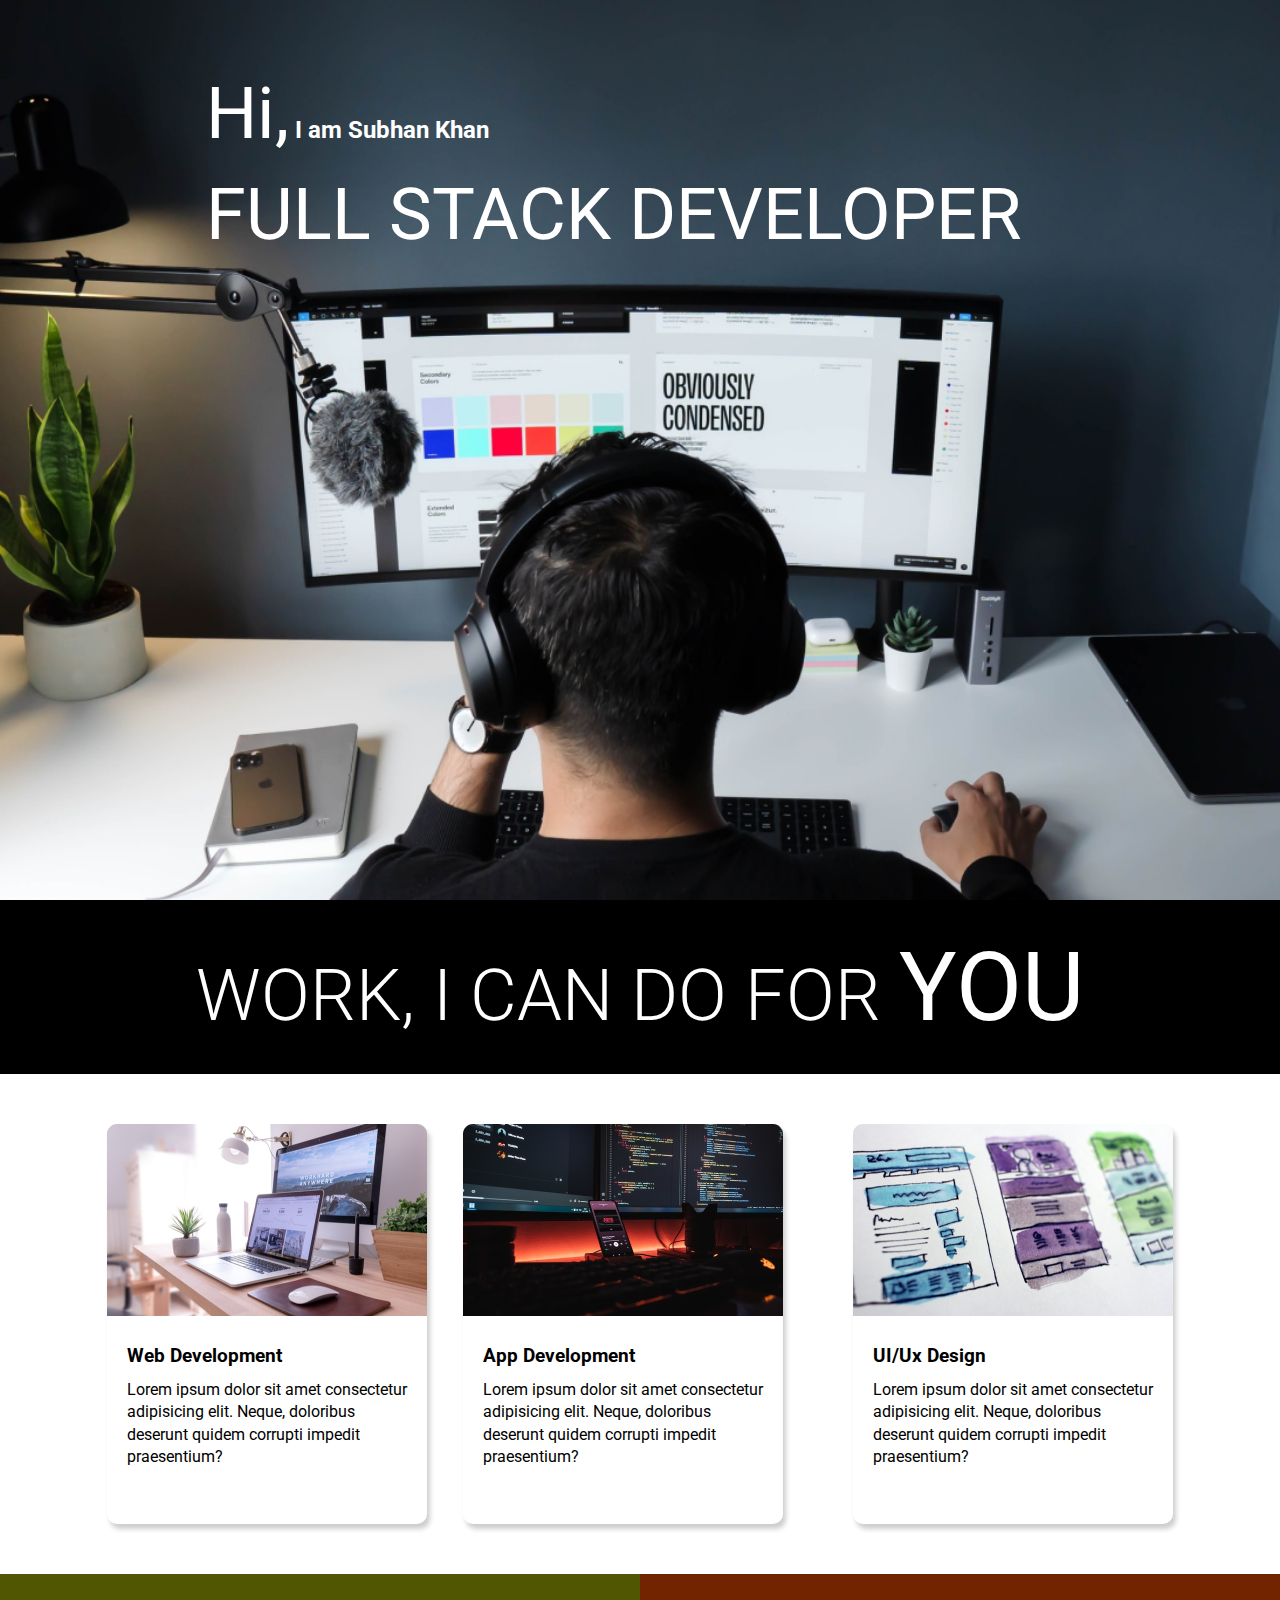
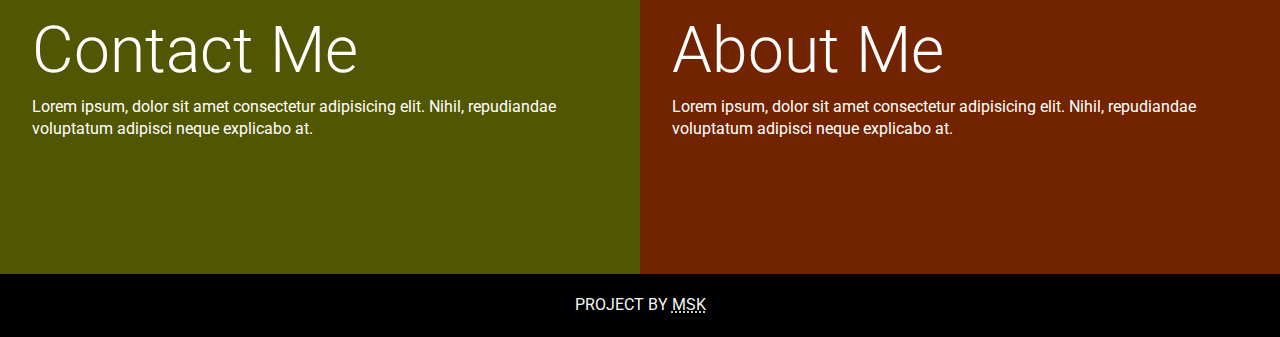
<file: Developer_Landing Page/index.html>
<!DOCTYPE html>
<html lang="en">
  <head>
    <meta charset="UTF-8" />
    <meta name="viewport" content="width=device-width, initial-scale=1.0" />
    <title>Landing_Page</title>
    <link rel="stylesheet" href="style.css" />
    <link rel="preconnect" href="https://fonts.googleapis.com" />
    <link rel="preconnect" href="https://fonts.gstatic.com" crossorigin />
    <link
      href="https://fonts.googleapis.com/css2?family=Roboto:ital,wght@0,100;0,300;0,400;0,500;0,700;0,900;1,100;1,300;1,400;1,500;1,700;1,900&display=swap"
      rel="stylesheet" />
  </head>
  <body>
    <!-- Introduction Section -->
    <section class="hero-section">
      <div class="text-container">
        <h2><span class="lg-text">Hi,</span> I am Subhan Khan</h2>
        <h1 class="lg-text">FULL STACK DEVELOPER</h1>
      </div>
    </section>

    <!-- Working Section -->

    <section class="black-box">
      <h2>WORK, I CAN DO FOR <span>YOU</span></h2>
    </section>

    <!-- Working Web Development -->
    <section class="work">
      <!-- --------------------------------------------- -->
      <div class="grid-item">
        <div class="card">
          <div class="image-container">
            <img src="./images/web.png" alt="web development image" />
          </div>
          <div class="card-content">
            <h3>Web Development</h3>
            <p>
              Lorem ipsum dolor sit amet consectetur adipisicing elit. Neque,
              doloribus deserunt quidem corrupti impedit praesentium?
            </p>
          </div>
        </div>
      </div>

      <!-- --------------------------------------------- -->
      <!-- Working App Development -->

      <div class="griod-item">
        <div class="card">
          <div class="image-container">
            <img src="./images/mobile.png" alt="App development image" />
          </div>
          <div class="card-content">
            <h3>App Development</h3>
            <p>
              Lorem ipsum dolor sit amet consectetur adipisicing elit. Neque,
              doloribus deserunt quidem corrupti impedit praesentium?
            </p>
          </div>
        </div>
      </div>

      <!-- --------------------------------------------- -->
      <!-- Working UI/UX Design -->
      <div class="grid-item">
        <div class="card">
          <div class="image-container">
            <img src="./images/uiux.png" alt="UI/Ux Design image" />
          </div>
          <div class="card-content">
            <h3>UI/Ux Design</h3>
            <p>
              Lorem ipsum dolor sit amet consectetur adipisicing elit. Neque,
              doloribus deserunt quidem corrupti impedit praesentium?
            </p>
          </div>
        </div>
      </div>
    </section>

    <!-- Contact || About Section -->
    <section class="bottom-section">
      <div class="contact">
        <h2>Contact Me</h2>
        <p>
          Lorem ipsum, dolor sit amet consectetur adipisicing elit. Nihil,
          repudiandae voluptatum adipisci neque explicabo at.
        </p>
      </div>
      <!-- --------------------------------------------- -->
      <div class="about">
        <h2>About Me</h2>
        <p>
          Lorem ipsum, dolor sit amet consectetur adipisicing elit. Nihil,
          repudiandae voluptatum adipisci neque explicabo at.
        </p>
      </div>
    </section>

    <!-- footer -->
    <footer>Project by <abbr title="Muhammad Subhan Khan">MSK</abbr></footer>
  </body>
</html>
</file>
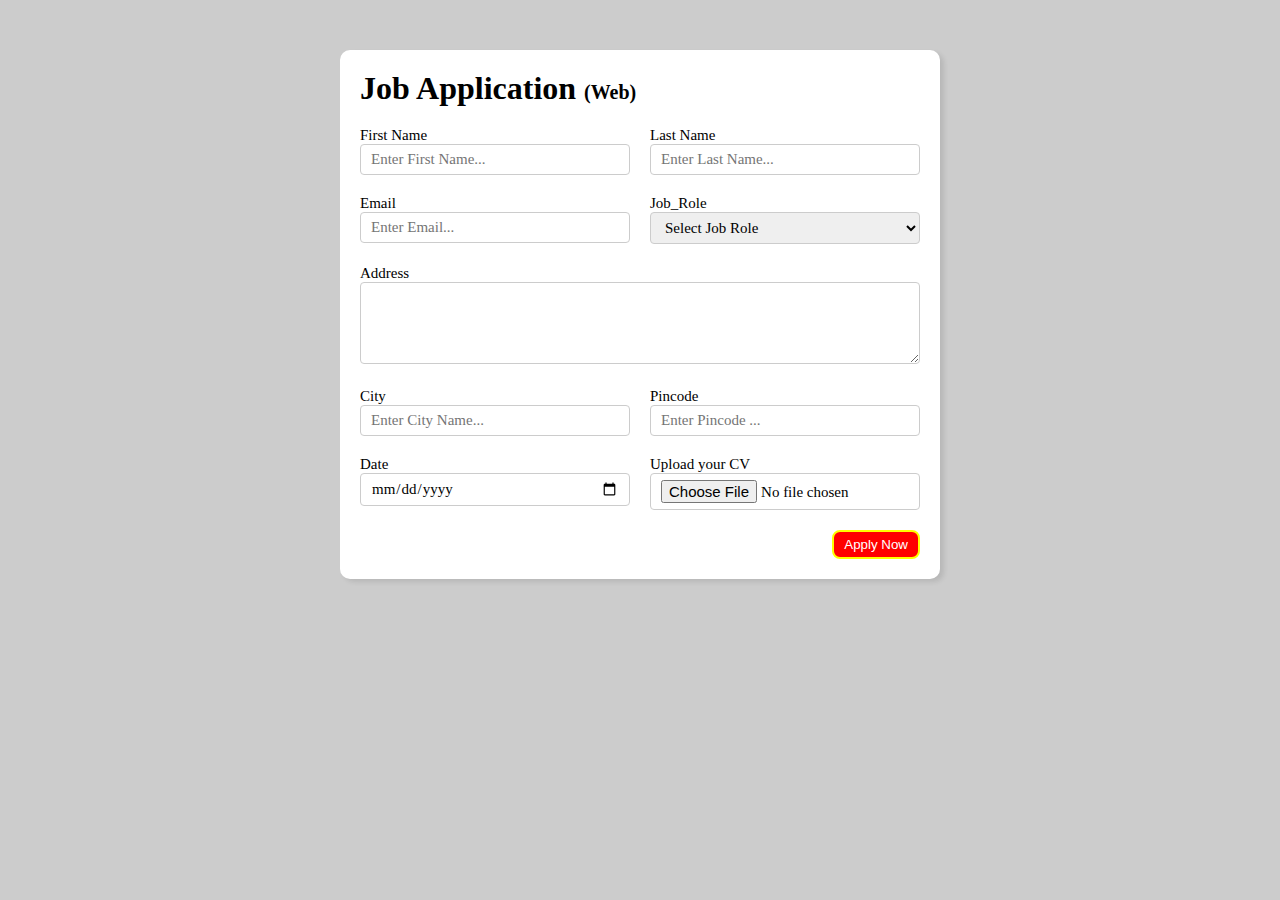
<file: Job_Application_web/index.html>
<!DOCTYPE html>
<html lang="en">
  <head>
    <meta charset="UTF-8" />
    <meta name="viewport" content="width=device-width, initial-scale=1.0" />
    <title>Job-Application</title>
    <link rel="stylesheet" href="style.css" />
  </head>
  <body>
    <div class="container">
      <div class="apply-box">
        <h1>
          Job Application
          <span class="title-small">(Web)</span>
        </h1>
        <form action="">
          <div class="form-container">
            <div class="form-control">
              <label for="first_name">First Name</label>
              <input
                id="first_name"
                name="first_name"
                placeholder="Enter First Name..." />
            </div>
            <div class="form-control">
              <label for="last_name">Last Name</label>
              <input
                id="last_name"
                name="last_name"
                placeholder="Enter Last Name..." />
            </div>
            <div class="form-control">
              <label for="email">Email</label>
              <input
                id="email"
                name="email"
                type="email"
                placeholder="Enter Email..." />
            </div>
            <div class="form-control">
              <label for="job_role">Job_Role</label>
              <select id="job_role" name="job_role">
                <option value="">Select Job Role</option>
                <option value="frontend">Frontend Developer</option>
                <option value="backend">Backend Developer</option>
                <option value="full-stack">Full Stack Developer</option>
                <option value="uiux">UI/UX Designer</option>
              </select>
            </div>
              <div class="textarea-control">
                <label for="address"> Address </label>
                <textarea
                  name="address"
                  id="address"
                  cols="50"
                  rows="4"
                  placeholder="Enter address">
              </textarea>
              </div>
                <div class="form-control">
                  <label for="city">City</label>
                  <input
                    id="city"
                    name="city"
                    placeholder="Enter City Name..." />
                </div>
                <div class="form-control">
                  <label for="pincode">Pincode</label>
                  <input
                    type="number"
                    id="pincode"
                    name="pincode"
                    placeholder="Enter Pincode ..." />
                </div>
                <div class="form-control">
                  <label for="date">Date</label>
                  <input value="01-09-2022" type="date" id="date" name="date" />
                </div>
                <div class="form-control">
                  <label for="upload">Upload your CV</label>
                  <input type="file" id="upload" name="upload" />
                </div>
              </div>
            <div class="button-container">
              <button type="submit">Apply Now</button>  
            </div>
        </form>
      </div>
    </div>
  </body>
</html>
</file>
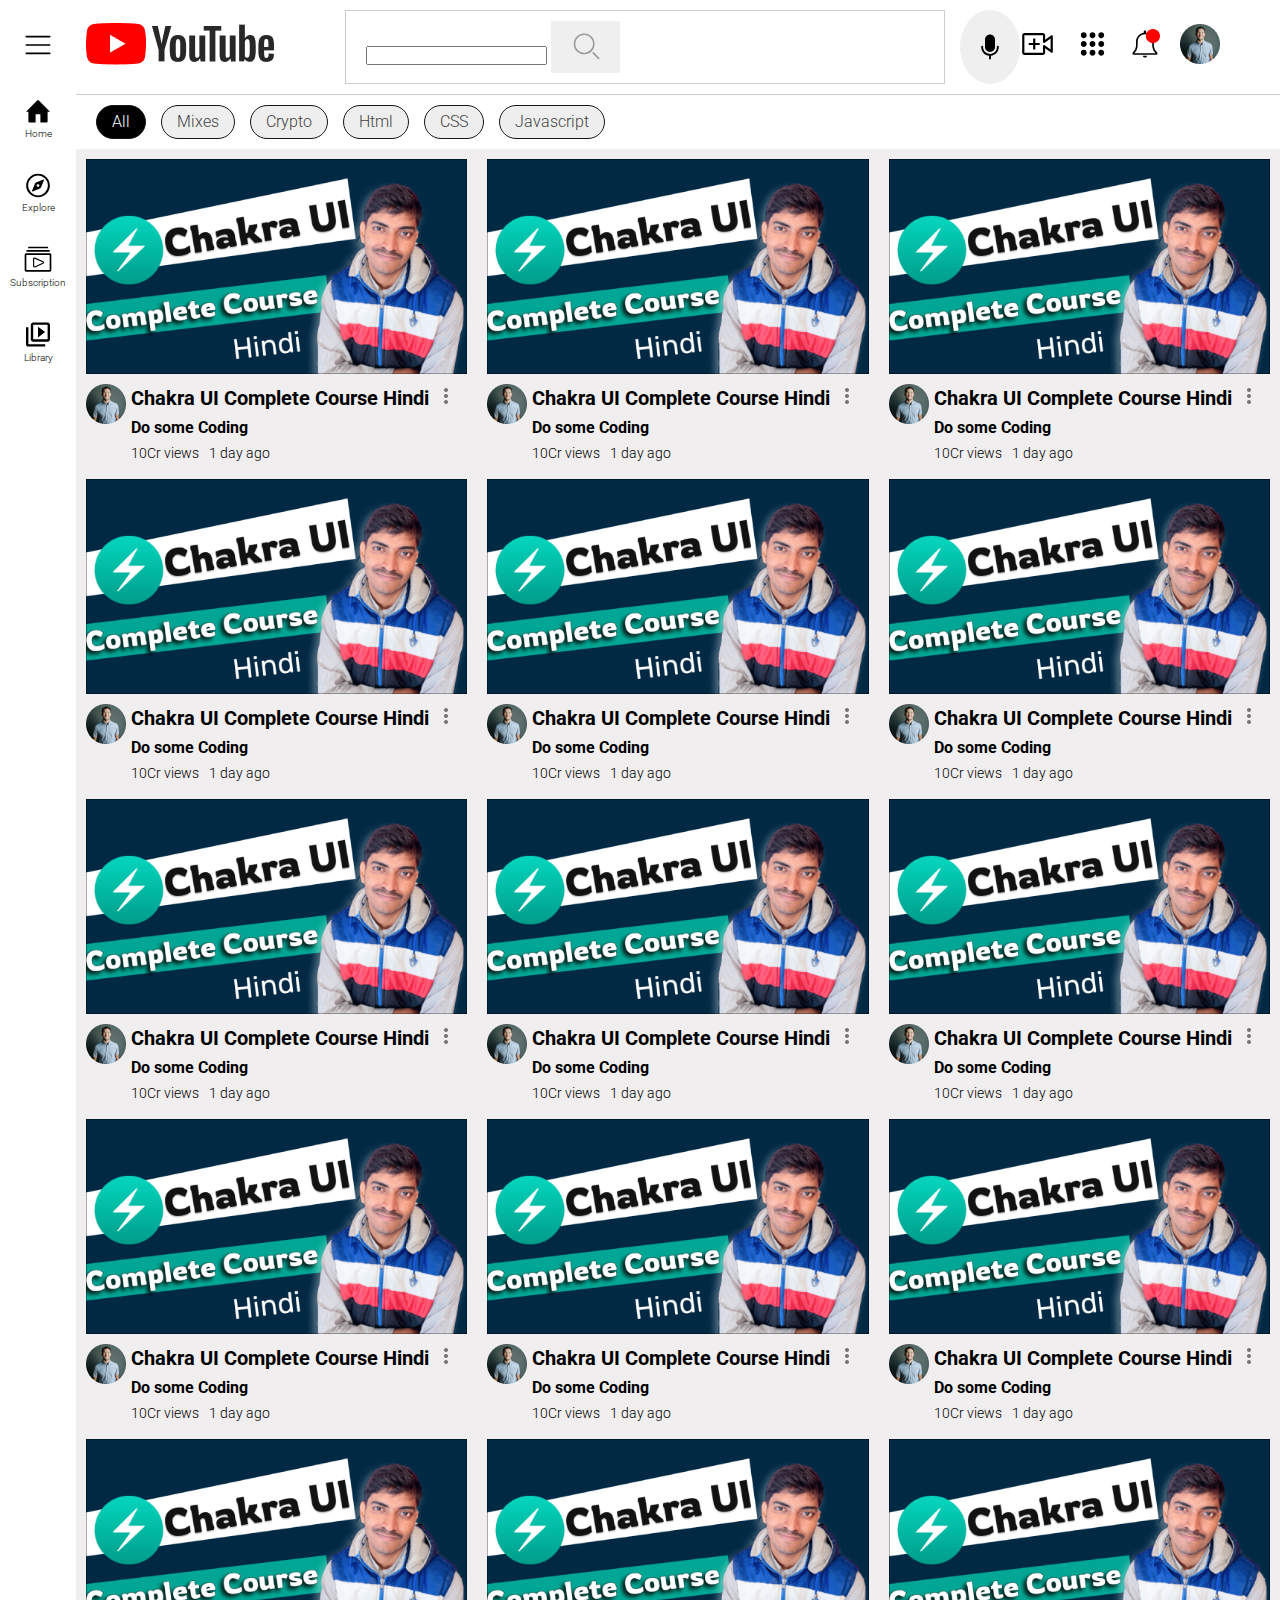
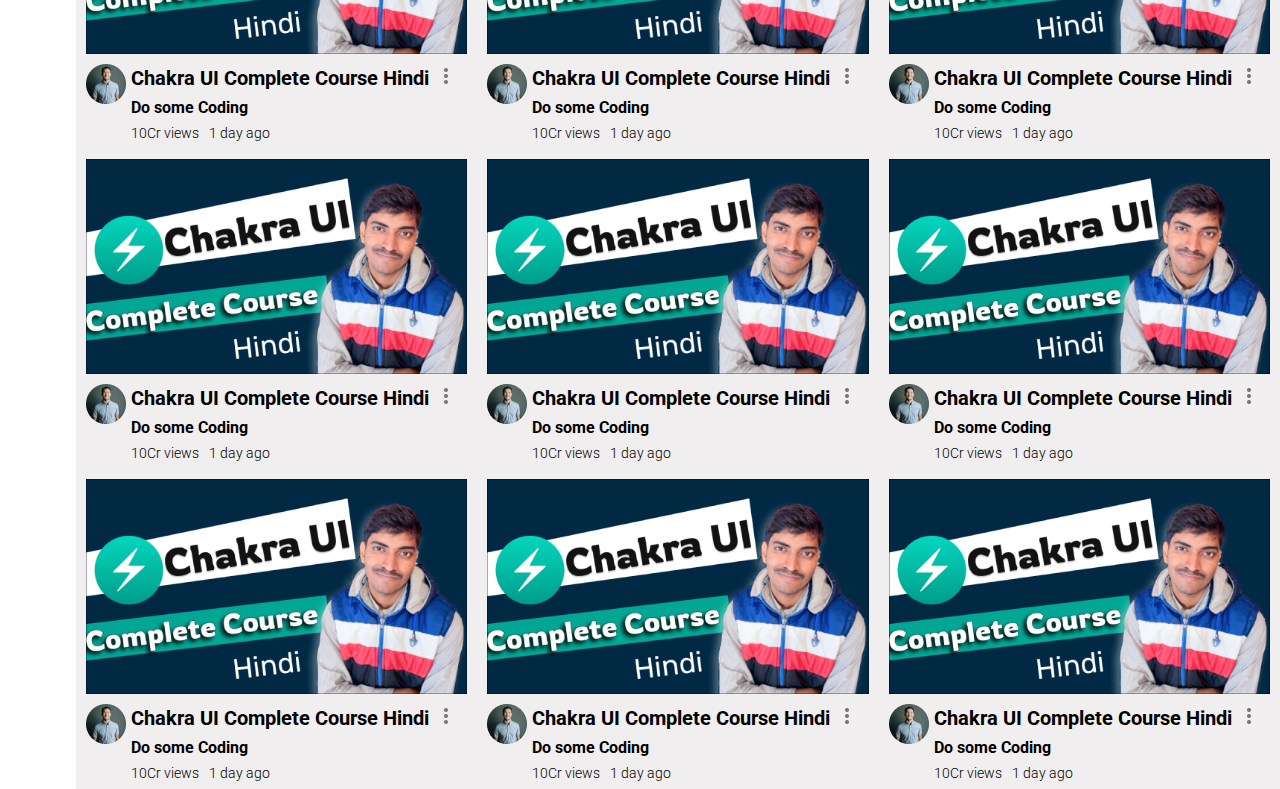
<file: Youtube_Clone/index.html>
<!DOCTYPE html>
<html lang="en">
  <head>
    <meta charset="UTF-8" />
    <meta name="viewport" content="width=device-width, initial-scale=1.0" />
    <title>Youtube_Clone</title>
    <link rel="stylesheet" href="style.css" />
  </head>
  <body>
    <!-- aside area started -->
    <div class="container">
      <aside>
        <div class="bars">
          <img src="./images/bars.svg" alt="bars" />
        </div>
        <div class="side-icons">
          <i>
            <img src="./images/home.svg" alt="home" />
          </i>
          <p>Home</p>
        </div>

        <div class="side-icons">
          <i>
            <img src="./images/compass.svg" alt="explore" />
          </i>
          <p>Explore</p>
        </div>

        <div class="side-icons">
          <i>
            <img src="./images/video-gallary.svg" alt="Subscription" />
          </i>
          <p>Subscription</p>
        </div>

        <div class="side-icons">
          <i>
            <img src="./images/video-library.svg" alt="Library" />
          </i>
          <p>Library</p>
        </div>
      </aside>
      <!-- aside area ended -->

      <!-- ----------------------------------------------------------------------------------------------------- -->

      <div class="main-container">
        <!-- header Started  -->
        <header>
          <nav>
            <div class="logo">
              <img src="./images/youtube-logo.png" alt="youtube logo" />
            </div>
            <div class="center-nav">
              <div class="search">
                <input type="text" />

                <button>
                  <img src="./images/search.svg" alt="search" />
                </button>
              </div>
              <div class="mic">
                <img src="./images/mic.svg" alt="mic" />
              </div>
              <div class="side-nav">
                <i>
                  <img src="./images/video-add.svg" alt="video-add" />
                </i>

                <i>
                  <img src="./images/dot-grid.svg" alt="video-add" />
                </i>

                <i>
                  <img src="./images/bell.svg" alt="video-add" />
                </i>

                <i>
                  <img src="./images/avatar.png" alt="video-add" />
                </i>
              </div>
            </div>
          </nav>
          <div class="tags">
            <div class="tag dark">All</div>
            <div class="tag light">Mixes</div>
            <div class="tag light">Crypto</div>
            <div class="tag light">Html</div>
            <div class="tag light">CSS</div>
            <div class="tag light">Javascript</div>
          </div>
        </header>

        <!-- header Ended  -->

        <!-- ----------------------------------------------------------------------------------------------------- -->

        <!-- main area started -->
        <main>
          <div class="card-container">
            <!-- Multiple cards area started -->

            <div class="card">
              <img src="./images/thumbnail.png" alt="thumbnail" />

              <div class="avatar-content">
                <div class="avatar">
                  <img src="./images/avatar.png" alt="avatar" />
                </div>

                <div class="content">
                  <h3>Chakra UI Complete Course Hindi</h3>
                  <p class="channel-name">Do some Coding</p>
                  <div class="content-status">
                    <p>10Cr views</p>
                    <p>1 day ago</p>
                  </div>
                </div>
                <div class="dots">
                  <img src="./images/dots.svg" alt="dots" />
                </div>
              </div>
            </div>

            <!-- ----------------------------------------------------------------------------------------------------- -->

            <div class="card">
              <img src="./images/thumbnail.png" alt="thumbnail" />

              <div class="avatar-content">
                <div class="avatar">
                  <img src="./images/avatar.png" alt="avatar" />
                </div>

                <div class="content">
                  <h3>Chakra UI Complete Course Hindi</h3>
                  <p class="channel-name">Do some Coding</p>
                  <div class="content-status">
                    <p>10Cr views</p>
                    <p>1 day ago</p>
                  </div>
                </div>
                <div class="dots">
                  <img src="./images/dots.svg" alt="dots" />
                </div>
              </div>
            </div>

            <!-- ----------------------------------------------------------------------------------------------------- -->

            <div class="card">
              <img src="./images/thumbnail.png" alt="thumbnail" />

              <div class="avatar-content">
                <div class="avatar">
                  <img src="./images/avatar.png" alt="avatar" />
                </div>

                <div class="content">
                  <h3>Chakra UI Complete Course Hindi</h3>
                  <p class="channel-name">Do some Coding</p>
                  <div class="content-status">
                    <p>10Cr views</p>
                    <p>1 day ago</p>
                  </div>
                </div>
                <div class="dots">
                  <img src="./images/dots.svg" alt="dots" />
                </div>
              </div>
            </div>

            <!-- ----------------------------------------------------------------------------------------------------- -->

            <div class="card">
              <img src="./images/thumbnail.png" alt="thumbnail" />

              <div class="avatar-content">
                <div class="avatar">
                  <img src="./images/avatar.png" alt="avatar" />
                </div>

                <div class="content">
                  <h3>Chakra UI Complete Course Hindi</h3>
                  <p class="channel-name">Do some Coding</p>
                  <div class="content-status">
                    <p>10Cr views</p>
                    <p>1 day ago</p>
                  </div>
                </div>
                <div class="dots">
                  <img src="./images/dots.svg" alt="dots" />
                </div>
              </div>
            </div>

            <!-- ----------------------------------------------------------------------------------------------------- -->

            <div class="card">
              <img src="./images/thumbnail.png" alt="thumbnail" />

              <div class="avatar-content">
                <div class="avatar">
                  <img src="./images/avatar.png" alt="avatar" />
                </div>

                <div class="content">
                  <h3>Chakra UI Complete Course Hindi</h3>
                  <p class="channel-name">Do some Coding</p>
                  <div class="content-status">
                    <p>10Cr views</p>
                    <p>1 day ago</p>
                  </div>
                </div>
                <div class="dots">
                  <img src="./images/dots.svg" alt="dots" />
                </div>
              </div>
            </div>

            <!-- ----------------------------------------------------------------------------------------------------- -->

            <div class="card">
              <img src="./images/thumbnail.png" alt="thumbnail" />

              <div class="avatar-content">
                <div class="avatar">
                  <img src="./images/avatar.png" alt="avatar" />
                </div>

                <div class="content">
                  <h3>Chakra UI Complete Course Hindi</h3>
                  <p class="channel-name">Do some Coding</p>
                  <div class="content-status">
                    <p>10Cr views</p>
                    <p>1 day ago</p>
                  </div>
                </div>
                <div class="dots">
                  <img src="./images/dots.svg" alt="dots" />
                </div>
              </div>
            </div>

            <!-- ----------------------------------------------------------------------------------------------------- -->

            <div class="card">
              <img src="./images/thumbnail.png" alt="thumbnail" />

              <div class="avatar-content">
                <div class="avatar">
                  <img src="./images/avatar.png" alt="avatar" />
                </div>

                <div class="content">
                  <h3>Chakra UI Complete Course Hindi</h3>
                  <p class="channel-name">Do some Coding</p>
                  <div class="content-status">
                    <p>10Cr views</p>
                    <p>1 day ago</p>
                  </div>
                </div>
                <div class="dots">
                  <img src="./images/dots.svg" alt="dots" />
                </div>
              </div>
            </div>

            <!-- ----------------------------------------------------------------------------------------------------- -->

            <div class="card">
              <img src="./images/thumbnail.png" alt="thumbnail" />

              <div class="avatar-content">
                <div class="avatar">
                  <img src="./images/avatar.png" alt="avatar" />
                </div>

                <div class="content">
                  <h3>Chakra UI Complete Course Hindi</h3>
                  <p class="channel-name">Do some Coding</p>
                  <div class="content-status">
                    <p>10Cr views</p>
                    <p>1 day ago</p>
                  </div>
                </div>
                <div class="dots">
                  <img src="./images/dots.svg" alt="dots" />
                </div>
              </div>
            </div>

            <!-- ----------------------------------------------------------------------------------------------------- -->

            <div class="card">
              <img src="./images/thumbnail.png" alt="thumbnail" />

              <div class="avatar-content">
                <div class="avatar">
                  <img src="./images/avatar.png" alt="avatar" />
                </div>

                <div class="content">
                  <h3>Chakra UI Complete Course Hindi</h3>
                  <p class="channel-name">Do some Coding</p>
                  <div class="content-status">
                    <p>10Cr views</p>
                    <p>1 day ago</p>
                  </div>
                </div>
                <div class="dots">
                  <img src="./images/dots.svg" alt="dots" />
                </div>
              </div>
            </div>

            <!-- ----------------------------------------------------------------------------------------------------- -->

            <div class="card">
              <img src="./images/thumbnail.png" alt="thumbnail" />

              <div class="avatar-content">
                <div class="avatar">
                  <img src="./images/avatar.png" alt="avatar" />
                </div>

                <div class="content">
                  <h3>Chakra UI Complete Course Hindi</h3>
                  <p class="channel-name">Do some Coding</p>
                  <div class="content-status">
                    <p>10Cr views</p>
                    <p>1 day ago</p>
                  </div>
                </div>
                <div class="dots">
                  <img src="./images/dots.svg" alt="dots" />
                </div>
              </div>
            </div>

            <!-- ----------------------------------------------------------------------------------------------------- -->

            <div class="card">
              <img src="./images/thumbnail.png" alt="thumbnail" />

              <div class="avatar-content">
                <div class="avatar">
                  <img src="./images/avatar.png" alt="avatar" />
                </div>

                <div class="content">
                  <h3>Chakra UI Complete Course Hindi</h3>
                  <p class="channel-name">Do some Coding</p>
                  <div class="content-status">
                    <p>10Cr views</p>
                    <p>1 day ago</p>
                  </div>
                </div>
                <div class="dots">
                  <img src="./images/dots.svg" alt="dots" />
                </div>
              </div>
            </div>

            <!-- ----------------------------------------------------------------------------------------------------- -->

            <div class="card">
              <img src="./images/thumbnail.png" alt="thumbnail" />

              <div class="avatar-content">
                <div class="avatar">
                  <img src="./images/avatar.png" alt="avatar" />
                </div>

                <div class="content">
                  <h3>Chakra UI Complete Course Hindi</h3>
                  <p class="channel-name">Do some Coding</p>
                  <div class="content-status">
                    <p>10Cr views</p>
                    <p>1 day ago</p>
                  </div>
                </div>
                <div class="dots">
                  <img src="./images/dots.svg" alt="dots" />
                </div>
              </div>
            </div>

            <!-- ----------------------------------------------------------------------------------------------------- -->

            <div class="card">
              <img src="./images/thumbnail.png" alt="thumbnail" />

              <div class="avatar-content">
                <div class="avatar">
                  <img src="./images/avatar.png" alt="avatar" />
                </div>

                <div class="content">
                  <h3>Chakra UI Complete Course Hindi</h3>
                  <p class="channel-name">Do some Coding</p>
                  <div class="content-status">
                    <p>10Cr views</p>
                    <p>1 day ago</p>
                  </div>
                </div>
                <div class="dots">
                  <img src="./images/dots.svg" alt="dots" />
                </div>
              </div>
            </div>

            <!-- ----------------------------------------------------------------------------------------------------- -->

            <div class="card">
              <img src="./images/thumbnail.png" alt="thumbnail" />

              <div class="avatar-content">
                <div class="avatar">
                  <img src="./images/avatar.png" alt="avatar" />
                </div>

                <div class="content">
                  <h3>Chakra UI Complete Course Hindi</h3>
                  <p class="channel-name">Do some Coding</p>
                  <div class="content-status">
                    <p>10Cr views</p>
                    <p>1 day ago</p>
                  </div>
                </div>
                <div class="dots">
                  <img src="./images/dots.svg" alt="dots" />
                </div>
              </div>
            </div>

            <!-- ----------------------------------------------------------------------------------------------------- -->

            <div class="card">
              <img src="./images/thumbnail.png" alt="thumbnail" />

              <div class="avatar-content">
                <div class="avatar">
                  <img src="./images/avatar.png" alt="avatar" />
                </div>

                <div class="content">
                  <h3>Chakra UI Complete Course Hindi</h3>
                  <p class="channel-name">Do some Coding</p>
                  <div class="content-status">
                    <p>10Cr views</p>
                    <p>1 day ago</p>
                  </div>
                </div>
                <div class="dots">
                  <img src="./images/dots.svg" alt="dots" />
                </div>
              </div>
            </div>

            <!-- ----------------------------------------------------------------------------------------------------- -->

            <div class="card">
              <img src="./images/thumbnail.png" alt="thumbnail" />

              <div class="avatar-content">
                <div class="avatar">
                  <img src="./images/avatar.png" alt="avatar" />
                </div>

                <div class="content">
                  <h3>Chakra UI Complete Course Hindi</h3>
                  <p class="channel-name">Do some Coding</p>
                  <div class="content-status">
                    <p>10Cr views</p>
                    <p>1 day ago</p>
                  </div>
                </div>
                <div class="dots">
                  <img src="./images/dots.svg" alt="dots" />
                </div>
              </div>
            </div>

            <!-- ----------------------------------------------------------------------------------------------------- -->

            <div class="card">
              <img src="./images/thumbnail.png" alt="thumbnail" />

              <div class="avatar-content">
                <div class="avatar">
                  <img src="./images/avatar.png" alt="avatar" />
                </div>

                <div class="content">
                  <h3>Chakra UI Complete Course Hindi</h3>
                  <p class="channel-name">Do some Coding</p>
                  <div class="content-status">
                    <p>10Cr views</p>
                    <p>1 day ago</p>
                  </div>
                </div>
                <div class="dots">
                  <img src="./images/dots.svg" alt="dots" />
                </div>
              </div>
            </div>

            <!-- ----------------------------------------------------------------------------------------------------- -->

            <div class="card">
              <img src="./images/thumbnail.png" alt="thumbnail" />

              <div class="avatar-content">
                <div class="avatar">
                  <img src="./images/avatar.png" alt="avatar" />
                </div>

                <div class="content">
                  <h3>Chakra UI Complete Course Hindi</h3>
                  <p class="channel-name">Do some Coding</p>
                  <div class="content-status">
                    <p>10Cr views</p>
                    <p>1 day ago</p>
                  </div>
                </div>
                <div class="dots">
                  <img src="./images/dots.svg" alt="dots" />
                </div>
              </div>
            </div>

            <!-- ----------------------------------------------------------------------------------------------------- -->

            <div class="card">
              <img src="./images/thumbnail.png" alt="thumbnail" />

              <div class="avatar-content">
                <div class="avatar">
                  <img src="./images/avatar.png" alt="avatar" />
                </div>

                <div class="content">
                  <h3>Chakra UI Complete Course Hindi</h3>
                  <p class="channel-name">Do some Coding</p>
                  <div class="content-status">
                    <p>10Cr views</p>
                    <p>1 day ago</p>
                  </div>
                </div>
                <div class="dots">
                  <img src="./images/dots.svg" alt="dots" />
                </div>
              </div>
            </div>

            <!-- ----------------------------------------------------------------------------------------------------- -->

            <div class="card">
              <img src="./images/thumbnail.png" alt="thumbnail" />

              <div class="avatar-content">
                <div class="avatar">
                  <img src="./images/avatar.png" alt="avatar" />
                </div>

                <div class="content">
                  <h3>Chakra UI Complete Course Hindi</h3>
                  <p class="channel-name">Do some Coding</p>
                  <div class="content-status">
                    <p>10Cr views</p>
                    <p>1 day ago</p>
                  </div>
                </div>
                <div class="dots">
                  <img src="./images/dots.svg" alt="dots" />
                </div>
              </div>
            </div>

            <!-- ----------------------------------------------------------------------------------------------------- -->

            <div class="card">
              <img src="./images/thumbnail.png" alt="thumbnail" />

              <div class="avatar-content">
                <div class="avatar">
                  <img src="./images/avatar.png" alt="avatar" />
                </div>

                <div class="content">
                  <h3>Chakra UI Complete Course Hindi</h3>
                  <p class="channel-name">Do some Coding</p>
                  <div class="content-status">
                    <p>10Cr views</p>
                    <p>1 day ago</p>
                  </div>
                </div>
                <div class="dots">
                  <img src="./images/dots.svg" alt="dots" />
                </div>
              </div>
            </div>

            <!-- ----------------------------------------------------------------------------------------------------- -->
          </div>
        </main>

        <!-- main area ended -->
      </div>
    </div>
  </body>
</html>
</file>
<file: Developer_Landing Page/style.css>
* {
  margin: 0;
  padding: 0;
  box-sizing: border-box;
}

html,
body {
  line-height: 1.4;
  font-family: "Roboto", sans-serif;
  font-weight: 400;
  font-style: normal;
}

.hero-section {
  background-image: url(./images/developer.png);
  min-height: 100vh;
  background-position: center;
  background-size: cover;
  background-repeat: no-repeat;
}
.text-container {
  color: white;
  max-width: 900px;
  margin: 0 auto;
  padding-top: 64px;
  padding-left: 16px;
}
.lg-text {
  font-size: 72px;
  font-weight: 400;
}
.black-box {
  background-color: black;
  padding: 20px;
}
.black-box h2 {
  color: white;
  font-size: 72px;
  text-align: center;
  font-weight: 300;
}
.black-box h2 span {
  font-weight: 400;
  font-size: 96px;
}

.work {
  display: grid;
  gap: 20px;
  grid-template-columns: repeat(auto-fit, minmax(320px, 1fr));
  max-width: 1100px;
  margin: 50px auto;
}
.grid-item {
  display: flex;
  justify-content: center;
  align-items: center;
}
.card {
  max-width: 320px;
  height: 400px;
  border-radius: 10px;
  box-shadow: 3px 5px 5px rgba(1, 1, 1, 0.2);
  transition: 0.2s ease-in-out;
}
.card:hover {
  transform: scale(1.04);
  box-shadow: 3px 5px 5px rgba(1, 1, 1, 0.3);
  transition: 0.2s ease-in-out;
}
.card-content {
  padding: 20px;
}
.card-content h3 {
  margin-bottom: 10px;
}
.bottom-section {
  display: flex;
}
.contact {
  background-color: #515603;
}
.about {
  background-color: #722300;
}
.contact,
.about {
  min-height: 300px;
  padding: 32px;
  color: white;
}
.about h2,
.contact h2 {
  font-size: 64px;
  font-weight: 300;
}
.about p,
.contact p {
  margin-bottom: 20px;
}
footer {
  text-align: center;
  text-transform: uppercase;
  background-color: #000;
  padding: 20px;
  color: whitesmoke;
}

@media (max-width: 786px) {
  .hero-section {
    min-height: 50vh;
  }
  .text-container {
    padding: 10px 0;
    text-align: center;
  }
  .lg-text {
    font-size: 32px;
  }
  .black-box h2 {
    font-size: 24px;
  }
  .black-box h2 span {
    font-weight: 400;
    font-size: 32px;
  }
  .bottom-section {
    flex-direction: column;
  }
  h1 {
    font-size: 32px;
  }
  .about h2,
  .contact h2 {
    font-size: 32px;
  }
}
</file>
<file: Job_Application_web/style.css>
*{
    margin: 0;
    padding: 0;
    box-sizing: border-box;
}
body{
    background-color: #ccc;
}
h1,span{
    font-family:'Times New Roman', Times, serif 'Arial Narrow', Arial, sans-serif, sans-serif;
    font-weight: bold;
}
.container{

    max-width: 900px;
    margin: 0 auto;
}
.apply-box{
    max-width: 600px;
    padding: 20px;
    background-color: white;
    margin: 0 auto;
    margin-top: 50px;
    box-shadow: 4px 3px 5px rgba(1, 1, 1 , 0.1);
    border-radius: 10px;
}
.title-small{
font-size: 20px;
}
.form-container{
    margin-top: 20px;
    display: grid;
    grid-template-columns: repeat(auto-fit, minmax(200px,  1fr)) ;
    gap: 20px;
}
.form-control{
 display: flex;
 flex-direction: column;
}
label{
    font-family: Georgia, 'Times New Roman', Times, serif;
    font-size: 15px;
}

input , select , textarea{
    padding: 6px 10px;
    border: 1px solid #ccc;
    border-radius: 4px;
    font-family: Georgia, 'Times New Roman', Times, serif;
    font-size: 15px;

}
input:focus{
    outline-color: red;
}
.button-container{
    display: flex;
    justify-content: end;
    margin-top: 20px;
}

button{
    background-color: red;
    border: 2px yellow solid;
    padding: 5px 10px;
    color: white;
    border-radius: 8px;
    transition: 0.3s ease-in;
}
button:hover{
    background-color: grey;
    border: 2px solid blanchedalmond;
    color: rgb(0, 0, 56);
    cursor:pointer;
    transition: 0.3s ease-out ;
}
.textarea-control{
    grid-column: 1 / span 2 ;
}
.textarea-control textarea{
    width: 100%;
}
@media(max-width: 460px) {
    .textarea-control{
        grid-column: 1 / span 1 ;
    }
};
</file>
<file: Youtube_Clone/style.css>
/* import url of font awesome Roboto family */

@import url("https://fonts.googleapis.com/css2?family=Roboto:ital,wght@0,100;0,300;0,400;0,500;0,700;0,900;1,100;1,300;1,400;1,500;1,700;1,900&display=swap");

/* tags area */
* {
  margin: 0;
  padding: 0;
  box-sizing: border-box;
}

html,
body {
  font-family: "Roboto", sans-serif;
  font-weight: 300;
  font-style: normal;
  line-height: 1.4;
}

nav {
  display: flex;
  justify-content: space-between;
  align-items: center;
  padding: 10px;
}

aside {
  padding: 10px;
  display: flex;
  flex-direction: column;
  align-items: center;
  gap: 30px;
}

main {
  min-height: 100vh;
  background: rgb(240, 238, 238);
}

/* --------------------------------------------------------- */

/* classes area */
.logo img {
  width: 100%;
  height: auto;
}

.center-nav {
  display: flex;
}
.search {
  min-width: 600px;
  padding: 10px 20px;
  border: 0.5px solid #ccc;
}

.search button {
  border: none;
  padding: 10px 20px;
}
.mic {
  padding: 15px;
  border-radius: 50%;
  background: rgb(240, 239, 239);
  display: grid;
  place-items: center;
  margin-left: 15px;
}
.mic img {
  width: 30px;
}
.side-nav {
  display: flex;
  align-items: center;
  justify-content: center;
  gap: 20px;
  margin-right: 50px;
}
.tags {
  display: flex;
  padding: 10px 20px;
  gap: 15px;
  border-top: 1px solid #ccc;
}
.tag {
  padding: 5px 15px;
  border-radius: 20px;
  border: 1px solid rgb(22, 22, 22);
}
.dark {
  background: #000;
  color: white;
}
.light {
  background: rgb(238, 238, 238);
  color: rgb(67, 67, 67);
}
.container {
  display: flex;
}

.side-icons {
  display: flex;
  flex-direction: column;
  align-items: center;
  justify-content: center;
}
.side-icons img {
  width: 30px;
}
.side-icons p {
  font-size: 10px;
  margin-top: -5px;
}
.bars {
  margin-top: 20px;
}
.main-container {
  width: 100%;
}

.card-container {
  display: grid;
  grid-template-columns: repeat(auto-fit, minmax(320px, 1fr));
}
.card {
  padding: 10px;
  max-height: 320px;
  display: flex;
  flex-direction: column;
}
.avatar-content {
  padding-top: 10px;
  display: flex;
  gap: 5px;
}
.card h3 {
  font-size: 20px;
}
.content {
  display: flex;
  flex-direction: column;
  gap: 5px;
}
.channel-name {
  font-size: 16px;
  font-weight: bold;
}
.content-status {
  display: flex;
  font-size: 14px;
  gap: 10px;
}
</file>
